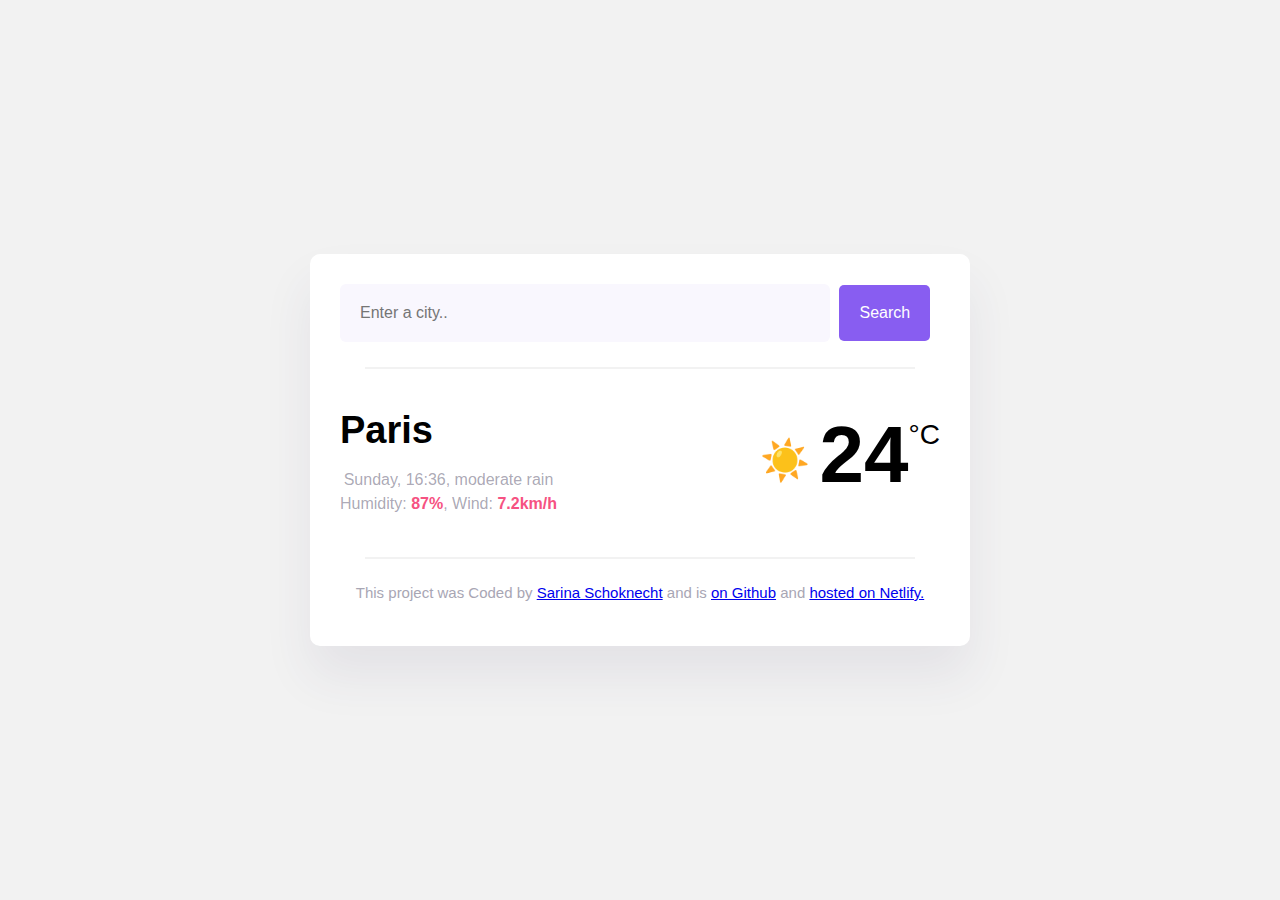
<file: index.html>
<!DOCTYPE html>
<html lang="en">
  <head>
    <meta charset="UTF-8" />
    <meta name="viewport" content="width=device-width, initial-scale=1.0" />
    <title>Weather App</title>
    <link rel="stylesheet" href="style.css" />
  </head>
  <body>
    <div class="weather-section">
      <form>
        <input
          type="text"
          placeholder="Enter a city.."
          class="search-field"
          id="search-field-id"
        />
        <input type="submit" value="Search" class="search-button" />
      </form>
      <hr />
      <header>
        <div class="current-weather">
          <div>
            <h1 class="current-city" id="current-city-id">Paris</h1>
            <p class="current-details">
              <span id="day-time">Saturday 15:32</span>, moderate rain <br />
              Humidity: <strong>87%</strong>, Wind: <strong>7.2km/h</strong>
            </p>
          </div>
          <div class="current-temperature">
            <span class="current-temperature-icon">☀️</span
            ><span class="current-temperature-value" id="current-temp">24</span
            ><span class="current-temperature-unit">°C</span>
          </div>
        </div>
      </header>
      <hr />
      <footer>
        <p>
          This project was Coded by
          <a
            href="https://www.linkedin.com/in/sarina-schoknecht-4a0ab6210/"
            target="_blank"
            >Sarina Schoknecht</a
          >
          and is <a href="https://github.com/" target="_blank">on Github</a> and
          <a href="https://www.netlify.com/" target="_blank"
            >hosted on Netlify.</a
          >
        </p>
      </footer>
    </div>
    <script src="script.js"></script>
  </body>
</html>
</file>
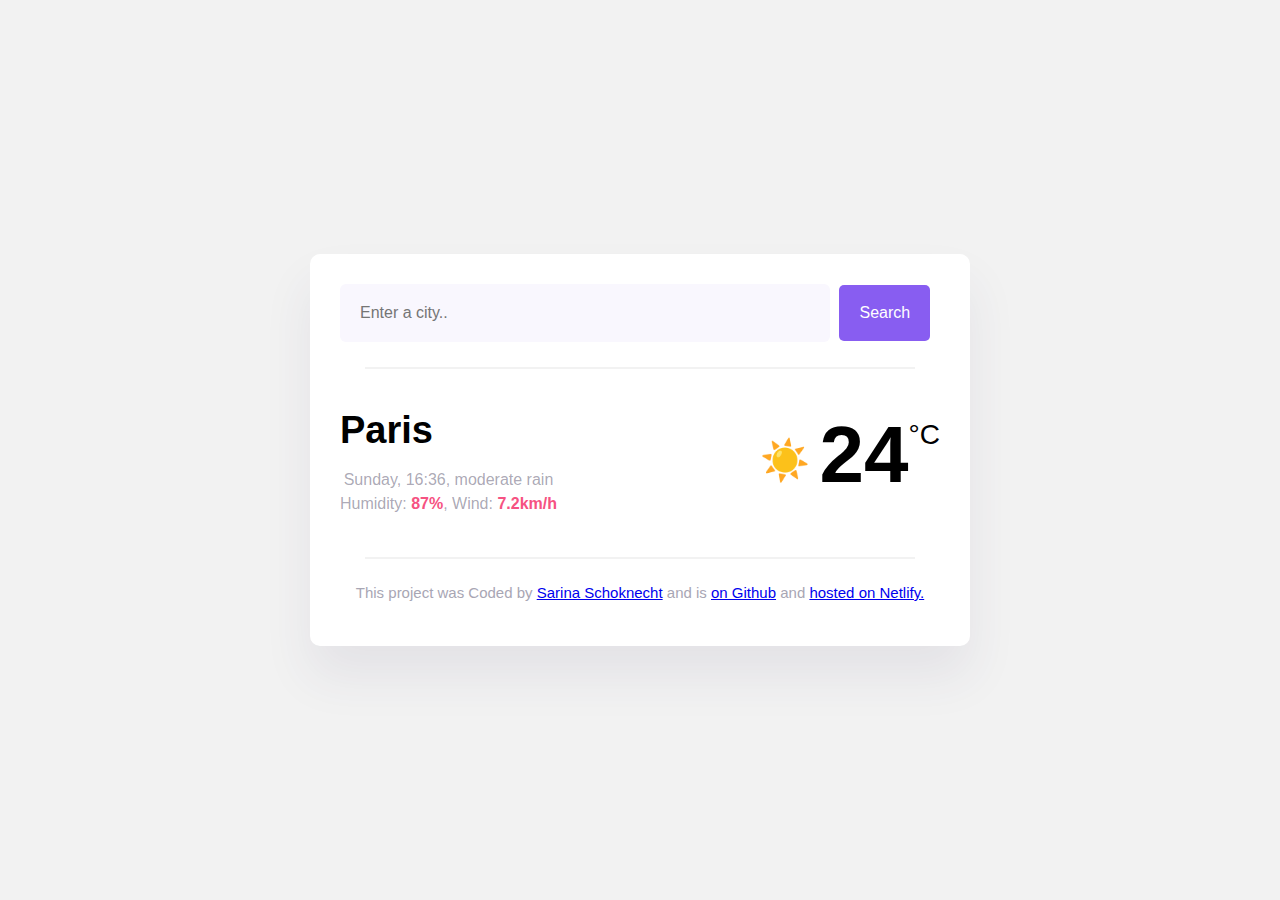
<file: weatherApp.html>
<!DOCTYPE html>
<html lang="en">
  <head>
    <meta charset="UTF-8" />
    <meta name="viewport" content="width=device-width, initial-scale=1.0" />
    <title>Weather App</title>
    <link rel="stylesheet" href="style.css" />
  </head>
  <body>
    <div class="weather-section">
      <form>
        <input type="text" placeholder="Enter a city.." class="search-field" />
        <input type="submit" value="Search" class="search-button" />
      </form>
      <hr />
      <header>
        <div class="current-weather">
          <div>
            <h1 class="current-city">Paris</h1>
            <p class="current-details">
              <span id="day-time">Saturday 15:32</span>, moderate rain <br />
              Humidity: <strong>87%</strong>, Wind: <strong>7.2km/h</strong>
            </p>
          </div>
          <div class="current-temperature">
            <span class="current-temperature-icon">☀️</span
            ><span class="current-temperature-value">24</span
            ><span class="current-temperature-unit">°C</span>
          </div>
        </div>
      </header>
      <hr />
      <footer>
        <p>
          This project was Coded by
          <a
            href="https://www.linkedin.com/in/sarina-schoknecht-4a0ab6210/"
            target="_blank"
            >Sarina Schoknecht</a
          >
          and is <a href="https://github.com/" target="_blank">on Github</a> and
          <a href="https://www.netlify.com/" target="_blank"
            >hosted on Netlify.</a
          >
        </p>
      </footer>
    </div>
    <script src="script.js"></script>
  </body>
</html>
</file>
<file: style.css>
body {
  background-color: #f2f2f2;
  font-family: "Inter", sans-serif;
  display: flex;
  justify-content: center; /* In der Mitte zentrieren */
  align-items: center; /* Vertikal zentrieren */
  height: 100vh; /* 100% der Bildschirmhöhe */
  margin: 0;
}

.weather-section {
  background: white;
  max-width: 600px;
  width: 90%; /* Ändert die Breite der Section */
  margin: 60px auto; /* Ändert den äußeren Abstand */
  padding: 30px;
  border-radius: 10px;
  box-shadow: 0 30px 50px rgba(65, 50, 100, 0.08);
}
.search-field {
  background-color: #f9f7fe;
  border: none;
  color: rgba(39, 33, 66, 0.4);
  font-size: 16px;
  padding: 20px;
  width: 75%;
  border-radius: 6px;
}
.search-button {
  margin-left: 5px;
  font-size: 16px;
  background-color: #885df1;
  color: white;
  border: none;
  padding: 20px;
  line-height: 1;
  border-radius: 5px;
}
.search-button:hover {
  cursor: pointer;
  background-color: #662eed;
}
hr {
  border: 0.5px solid #f2f2f2;
  margin: 25px;
}
h1 {
  font-size: 40px;
  font-weight: 600;
}
.weather-information {
  color: #878787;
  text-align: left;
}
strong {
  color: #f65282;
  font-weight: bold;
}

.current-temperature {
  font-size: 48px;
}

.current-weather {
  display: flex;
  justify-content: space-between;
  margin-top: 40px;
}

.current-city {
  font-size: 38px;
  font-weight: 900;
  margin: 0;
}
.current-details {
  color: rgba(39, 33, 66, 0.4);
  font-size: 16px;
  font-weight: 400;
  line-height: 24px;
}

.current-details strong {
  color: #f65282;
}

.current-temperature-icon {
  position: relative;
  top: -8px;
  font-size: 40px;
  margin-right: 10px;
}

.current-temperature-value {
  font-size: 80px;
  font-weight: bold;
}

.current-temperature-unit {
  font-size: 28px;
  position: relative;
  top: -38px;
}
.bottom-hr {
  margin-top: -20px;
}
p {
  color: #a8a6b4;
  text-align: center;
  font-size: 15px;
}
</file>
